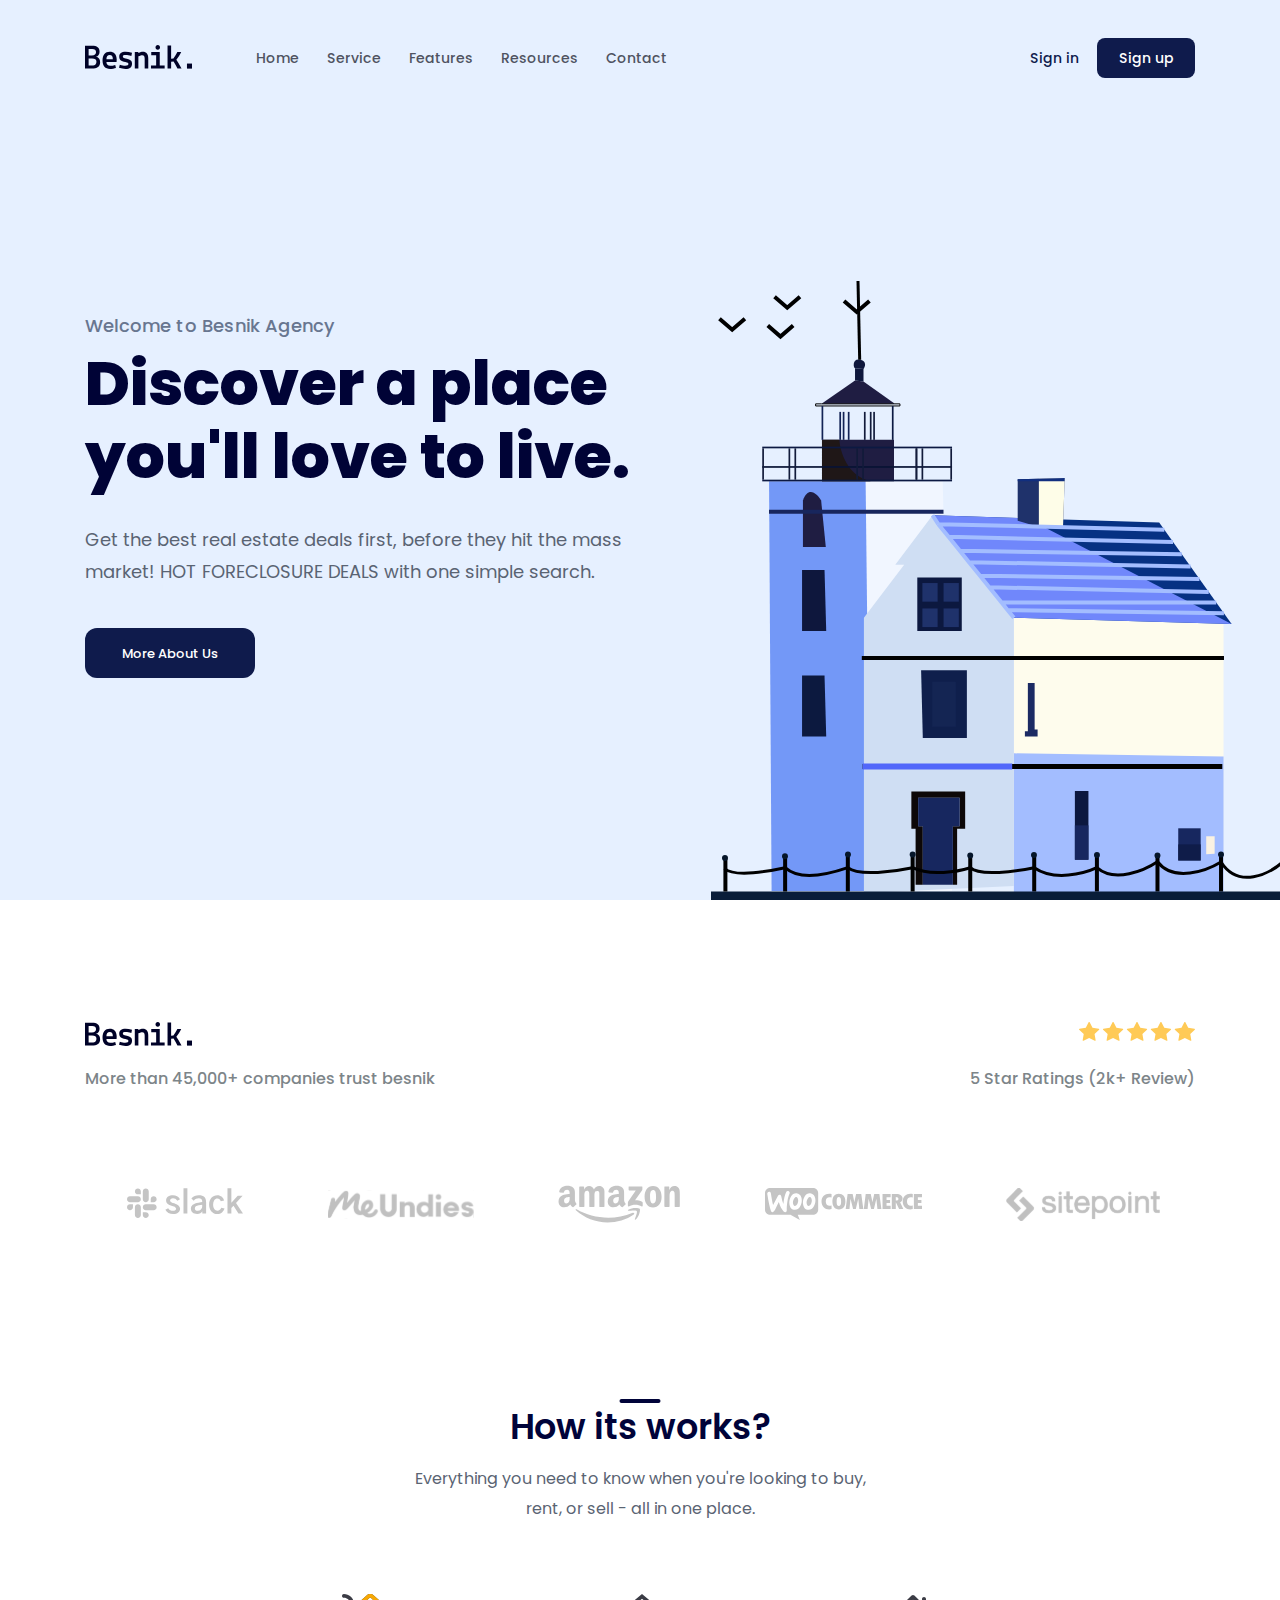
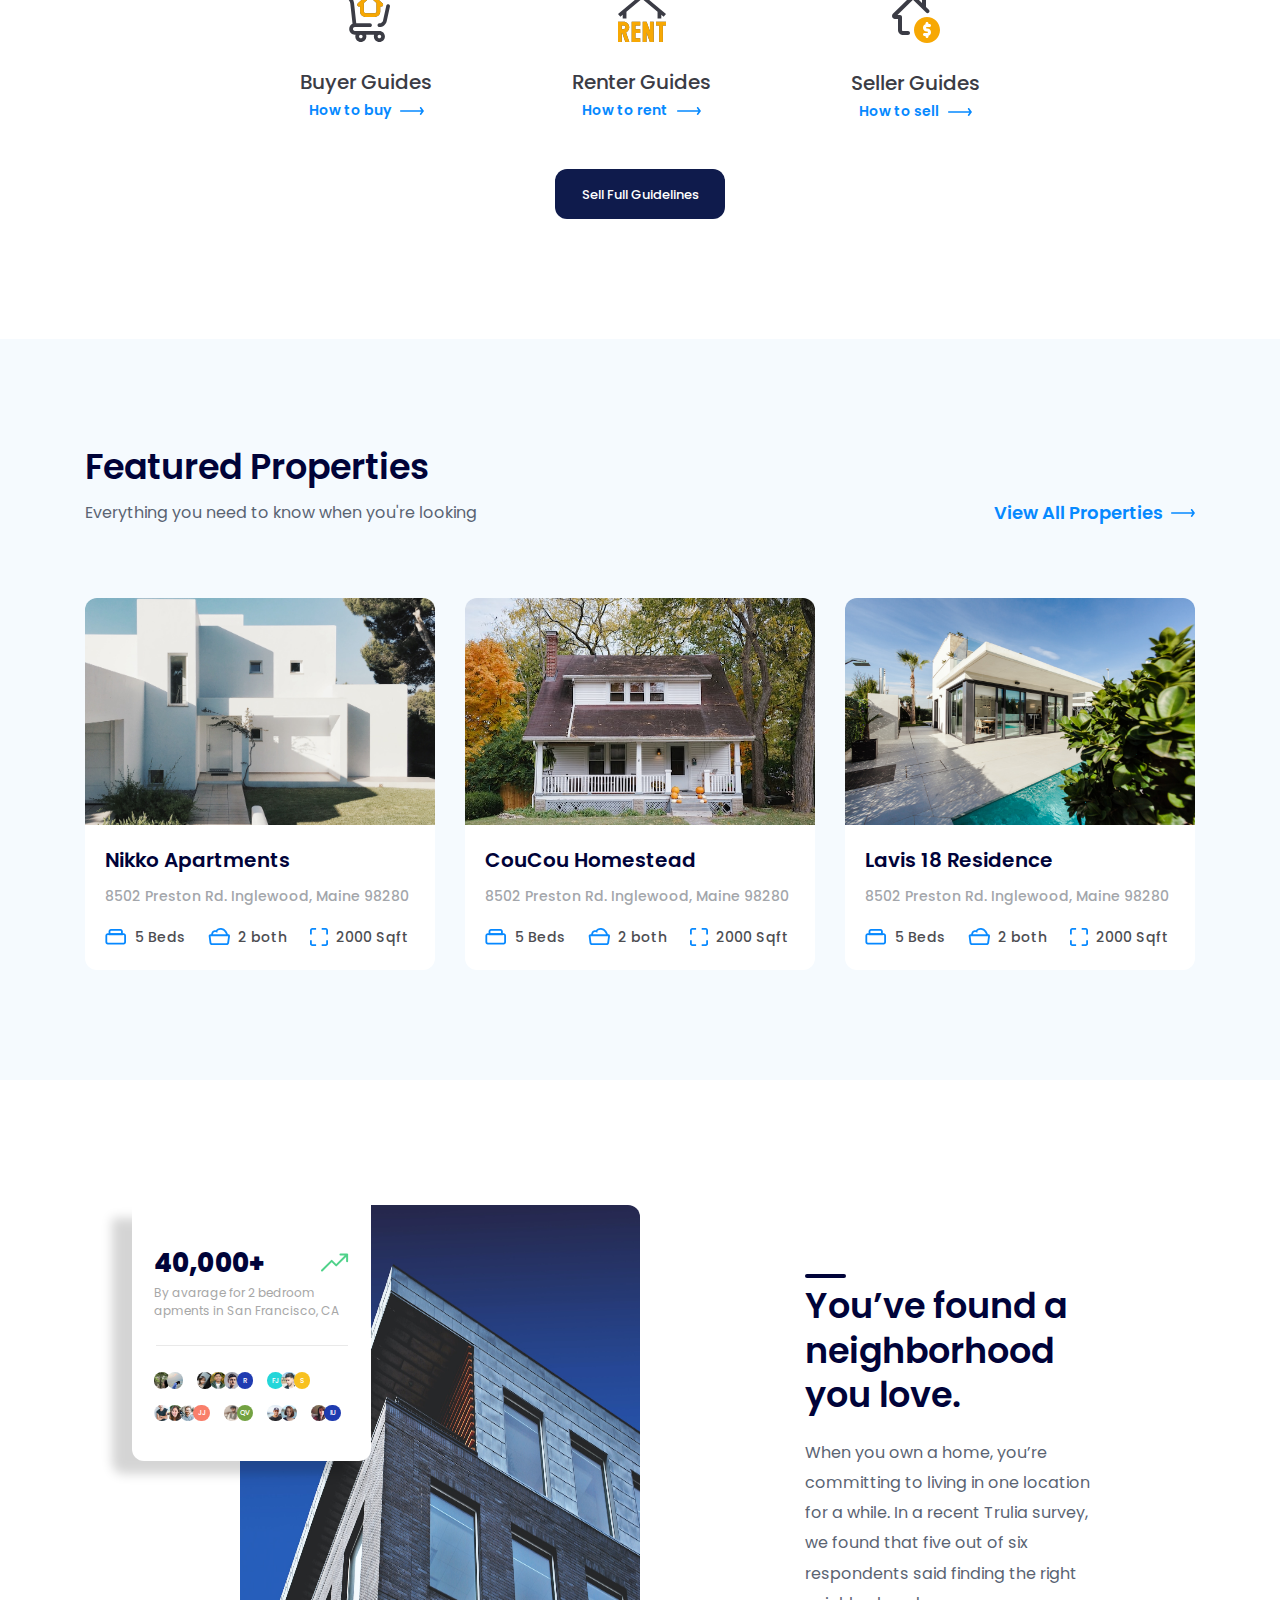
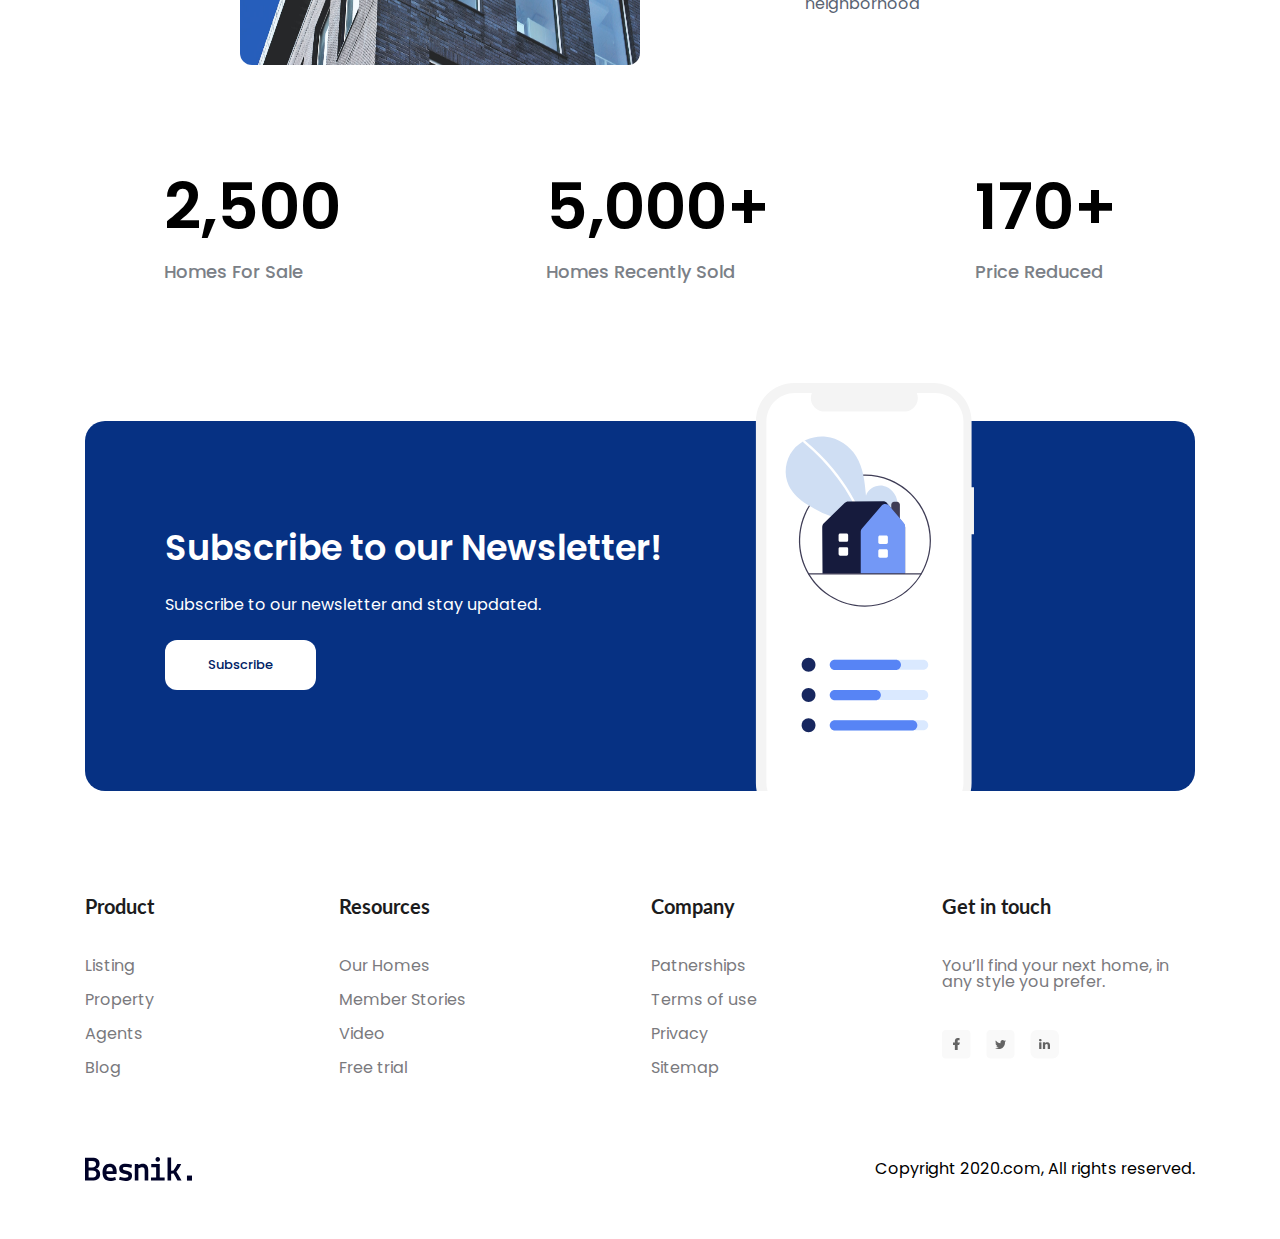
<file: index.html>
<!DOCTYPE html>
<html lang="en">
    <head>
        <meta charset="UTF-8" />
        <meta name="viewport" content="width=device-width, initial-scale=1.0" />
        <title>Project 01</title>
        <!-- favicon -->
        <link
            rel="apple-touch-icon"
            sizes="57x57"
            href="./assets/favicon/apple-icon-57x57.png"
        />
        <link
            rel="apple-touch-icon"
            sizes="60x60"
            href="./assets/favicon/apple-icon-60x60.png"
        />
        <link
            rel="apple-touch-icon"
            sizes="72x72"
            href="./assets/favicon/apple-icon-72x72.png"
        />
        <link
            rel="apple-touch-icon"
            sizes="76x76"
            href="./assets/favicon/apple-icon-76x76.png"
        />
        <link
            rel="apple-touch-icon"
            sizes="114x114"
            href="./assets/favicon/apple-icon-114x114.png"
        />
        <link
            rel="apple-touch-icon"
            sizes="120x120"
            href="./assets/favicon/apple-icon-120x120.png"
        />
        <link
            rel="apple-touch-icon"
            sizes="144x144"
            href="./assets/favicon/apple-icon-144x144.png"
        />
        <link
            rel="apple-touch-icon"
            sizes="152x152"
            href="./assets/favicon/apple-icon-152x152.png"
        />
        <link
            rel="apple-touch-icon"
            sizes="180x180"
            href="./assets/favicon/apple-icon-180x180.png"
        />
        <link
            rel="icon"
            type="image/png"
            sizes="192x192"
            href="./assets/favicon/android-icon-192x192.png"
        />
        <link
            rel="icon"
            type="image/png"
            sizes="32x32"
            href="./assets/favicon/favicon-32x32.png"
        />
        <link
            rel="icon"
            type="image/png"
            sizes="96x96"
            href="./assets/favicon/favicon-96x96.png"
        />
        <link
            rel="icon"
            type="image/png"
            sizes="16x16"
            href="./assets/favicon/favicon-16x16.png"
        />
        <link rel="manifest" href="./assets/favicon/manifest.json" />
        <meta name="msapplication-TileColor" content="#ffffff" />
        <meta
            name="msapplication-TileImage"
            content="./assets/favicon/ms-icon-144x144.png"
        />
        <meta name="theme-color" content="#ffffff" />
        <!-- Link CSS -->
        <link rel="stylesheet" href="./assets/css/reset.css" />
        <!-- embed font -->
        <link rel="preconnect" href="https://fonts.googleapis.com" />
        <link rel="preconnect" href="https://fonts.gstatic.com" crossorigin />
        <link
            href="https://fonts.googleapis.com/css2?family=Lato:wght@700&display=swap"
            rel="stylesheet"
        />
        <link rel="stylesheet" href="./assets/fonts/stylesheet.css" />
        <link rel="stylesheet" href="./assets/css/styles.css" />
    </head>
    <body>
        <!-- Header -->
        <header class="fixed-header">
            <div class="content">
                <!-- Navbar -->
                <nav class="navbar">
                    <!-- logo -->
                    <a href="#"
                        ><img src="./assets/img/Logo.svg" alt="Besnik."
                    /></a>
                    <!-- Navigation -->
                    <ul>
                        <li><a href="#home">Home</a></li>
                        <li><a href="#service">Service</a></li>
                        <li><a href="#features">Features</a></li>
                        <li><a href="#resources">Resources</a></li>
                        <li><a href="#contact">Contact</a></li>
                    </ul>
                    <!-- Action -->
                    <div class="actions">
                        <a href="#!" class="action-link">Sign in</a>
                        <a href="#!" class="btn action-btn">Sign up</a>
                    </div>
                </nav>
            </div>
        </header>
        <main id="home">
            <!-- hero-wrap -->
            <div class="hero-wrap">
                <div class="content">
                    <!-- info -->
                    <div class="info">
                        <p class="sub-title">Welcome to Besnik Agency</p>
                        <h1 class="title">
                            Discover a place you'll love to live.
                        </h1>
                        <p class="desc">
                            Get the best real estate deals first, before they
                            hit the mass market! HOT FORECLOSURE DEALS with one
                            simple search.
                        </p>
                        <a href="#!" class="btn hero-cta">More About Us</a>
                    </div>
                    <img
                        src="./assets/img/hero-img.svg"
                        alt="Discover a place you'll love to live."
                        class="hero-img"
                    />
                </div>
            </div>
            <!-- Clients -->
            <div class="clients">
                <div class="content">
                    <div class="row">
                        <!-- logo -->
                        <img src="./assets/img/Logo.svg" alt="Logo" />
                        <!-- Stars! -->
                        <div class="stars">
                            <img src="./assets/img/Star.svg" alt="Stars" />
                        </div>
                    </div>
                    <div class="row row-desc">
                        <p class="desc">
                            More than 45,000+ companies trust besnik
                        </p>
                        <p class="desc">5 Star Ratings (2k+ Review)</p>
                    </div>
                    <div class="images">
                        <a href="#!">
                            <img src="./assets/img/logo-2.svg" alt="logo-2" />
                        </a>
                        <a href="#!">
                            <img src="./assets/img/logo-1.svg" alt="logo-1" />
                        </a>
                        <a href="#!">
                            <img src="./assets/img/logo-3.svg" alt="logo-3" />
                        </a>
                        <a href="#!">
                            <img src="./assets/img/logo-4.svg" alt="logo-4" />
                        </a>
                        <a href="#!">
                            <img src="./assets/img/logo-5.svg" alt="logo-5" />
                        </a>
                    </div>
                </div>
            </div>
            <!-- Guides -->
            <div class="guides" id="service">
                <div class="content">
                    <h2 class="sub-title">How its works?</h2>
                    <p class="desc">
                        Everything you need to know when you're looking to buy,
                        rent, or sell - all in one place.
                    </p>
                    <!-- List guide -->
                    <ul class="list-guide">
                        <li class="guide-item">
                            <img
                                src="./assets/img/icon-buyer.svg"
                                alt="Buyer"
                                class="icon"
                            />
                            <h3 class="title">Buyer Guides</h3>
                            <a href="#!" class="link">
                                <span> How to buy </span>
                                <img
                                    src="./assets/img/arrow-right.svg"
                                    alt="arrow"
                                    class="arrow"
                            /></a>
                        </li>
                        <li class="guide-item">
                            <img
                                src="./assets/img/icon-renter.svg"
                                alt="Renter"
                                class="icon"
                            />
                            <h3 class="title">Renter Guides</h3>
                            <a href="#!" class="link">
                                <span> How to rent </span>
                                <img
                                    src="./assets/img/arrow-right.svg"
                                    alt="arrow"
                                    class="arrow"
                            /></a>
                        </li>
                        <li class="guide-item">
                            <img
                                src="./assets/img/icon-seller.svg"
                                alt="Seller"
                                class="icon"
                            />
                            <h3 class="title">Seller Guides</h3>
                            <a href="#!" class="link">
                                <span> How to sell </span>
                                <img
                                    src="./assets/img/arrow-right.svg"
                                    alt="arrow"
                                    class="arrow"
                            /></a>
                        </li>
                    </ul>
                    <!-- guide cta -->
                    <div class="guide-cta">
                        <a href="#!" class="btn">Sell Full Guidelines</a>
                    </div>
                </div>
            </div>
            <!-- Feature -->
            <div class="feature" id="features">
                <div class="content">
                    <header>
                        <h2 class="sub-title">Featured Properties</h2>
                        <div class="row">
                            <p class="desc">
                                Everything you need to know when you're looking
                            </p>
                            <a href="#!" class="link">
                                <span>View All Properties</span>
                                <img
                                    src="./assets/img/arrow-right.svg"
                                    alt="arrow-right"
                                    class="arrow"
                                />
                            </a>
                        </div>
                    </header>
                    <!-- feature list -->
                    <div class="list">
                        <!-- List item 1 -->
                        <div class="item">
                            <a href="#!">
                                <img
                                    src="./assets/img/feature-list1.jpg"
                                    alt="Nikko Apartments"
                                    class="thumb"
                                />
                            </a>
                            <div class="body">
                                <h3 class="title">
                                    <a href="#!" class="line-clamp"
                                        >Nikko Apartments</a
                                    >
                                </h3>
                                <p
                                    class="desc line-clamp"
                                    style="--line-clamp: 3"
                                >
                                    8502 Preston Rd. Inglewood, Maine 98280
                                </p>
                                <div class="info">
                                    <img
                                        src="./assets/img/icon-beds.svg"
                                        alt=""
                                        class="icon"
                                    />
                                    <span class="label">5 Beds</span>

                                    <img
                                        src="./assets/img/icon-both.svg"
                                        alt=""
                                        class="icon"
                                    />
                                    <span class="label">2 both</span>

                                    <img
                                        src="./assets/img/icon-sqft.svg"
                                        alt=""
                                        class="icon"
                                    />
                                    <span class="label">2000 Sqft</span>
                                </div>
                            </div>
                        </div>
                        <!-- List item 2 -->
                        <div class="item">
                            <a href="#!"
                                ><img
                                    src="./assets/img/feature-list2.jpg"
                                    alt="CouCou Homestead"
                                    class="thumb"
                            /></a>
                            <div class="body">
                                <h3 class="title">
                                    <a href="#!" class="line-clamp"
                                        >CouCou Homestead</a
                                    >
                                </h3>
                                <p
                                    class="desc line-clamp"
                                    style="--line-clamp: 3"
                                >
                                    8502 Preston Rd. Inglewood, Maine 98280
                                </p>
                                <div class="info">
                                    <img
                                        src="./assets/img/icon-beds.svg"
                                        alt=""
                                        class="icon"
                                    />
                                    <span class="label">5 Beds</span>

                                    <img
                                        src="./assets/img/icon-both.svg"
                                        alt=""
                                        class="icon"
                                    />
                                    <span class="label">2 both</span>

                                    <img
                                        src="./assets/img/icon-sqft.svg"
                                        alt=""
                                        class="icon"
                                    />
                                    <span class="label">2000 Sqft</span>
                                </div>
                            </div>
                        </div>
                        <!-- List item 3 -->
                        <div class="item">
                            <a href="#!"
                                ><img
                                    src="./assets/img/feature-list3.jpg"
                                    alt="Lavis 18 Residence"
                                    class="thumb"
                            /></a>
                            <div class="body">
                                <h3 class="title">
                                    <a href="#!" class="line-clamp"
                                        >Lavis 18 Residence</a
                                    >
                                </h3>
                                <p
                                    class="desc line-clamp"
                                    style="--line-clamp: 3"
                                >
                                    8502 Preston Rd. Inglewood, Maine 98280
                                </p>
                                <div class="info">
                                    <img
                                        src="./assets/img/icon-beds.svg"
                                        alt=""
                                        class="icon"
                                    />
                                    <span class="label">5 Beds</span>

                                    <img
                                        src="./assets/img/icon-both.svg"
                                        alt=""
                                        class="icon"
                                    />
                                    <span class="label">2 both</span>

                                    <img
                                        src="./assets/img/icon-sqft.svg"
                                        alt=""
                                        class="icon"
                                    />
                                    <span class="label">2000 Sqft</span>
                                </div>
                            </div>
                        </div>
                    </div>
                </div>
            </div>
            <!-- Stats -->
            <div class="stats" id="resources">
                <div class="content">
                    <div class="row">
                        <div class="img-block">
                            <img
                                src="./assets/img/img-stats.jpg"
                                alt=""
                                class="images"
                            />
                            <!-- Trend -->
                            <div class="stats-trend">
                                <div class="row">
                                    <strong class="value">40,000+</strong>
                                    <img
                                        src="./assets/img/arrow-trend-up.svg"
                                        alt=""
                                        class="icon"
                                    />
                                </div>
                                <p class="desc">
                                    By avarage for 2 bedroom apments in San
                                    Francisco, CA
                                </p>
                                <div class="separate"></div>
                                <!-- avatar -->
                                <div class="avatar-block">
                                    <!-- block 1 -->
                                    <div class="avatar-group">
                                        <img
                                            src="./assets/img/avatar-1.jpg"
                                            alt="avatar"
                                            class="avatar"
                                        />
                                        <img
                                            src="./assets/img/avatar-2.jpg"
                                            alt="avatar"
                                            class="avatar"
                                        />
                                    </div>
                                    <!-- block 2 -->
                                    <div class="avatar-group">
                                        <img
                                            src="./assets/img/avatar-3.jpg"
                                            alt="avatar"
                                            class="avatar"
                                        />
                                        <img
                                            src="./assets/img/avatar-4.jpg"
                                            alt="avatar"
                                            class="avatar"
                                        />
                                        <img
                                            src="./assets/img/avatar-5.jpg"
                                            alt="avatar"
                                            class="avatar"
                                        />
                                        <div class="avatar avatar-no-img">
                                            <span>R</span>
                                        </div>
                                    </div>
                                    <!-- block 3 -->
                                    <div class="avatar-group">
                                        <div
                                            class="avatar avatar-no-img"
                                            style="--color-no-img: #24d6d9"
                                        >
                                            <span>FJ</span>
                                        </div>
                                        <img
                                            src="./assets/img/avatar-6.jpg"
                                            alt="avatar"
                                            class="avatar"
                                        />
                                        <div
                                            class="avatar avatar-no-img"
                                            style="--color-no-img: #f8c120"
                                        >
                                            <span>S</span>
                                        </div>
                                    </div>
                                    <!-- block 4 -->
                                    <div class="avatar-group">
                                        <img
                                            src="./assets/img/avatar-7.jpg"
                                            alt="avatar"
                                            class="avatar"
                                        />
                                        <img
                                            src="./assets/img/avatar-8.jpg"
                                            alt="avatar"
                                            class="avatar"
                                        />
                                        <img
                                            src="./assets/img/avatar-9.jpg"
                                            alt="avatar"
                                            class="avatar"
                                        />
                                        <div
                                            class="avatar avatar-no-img"
                                            style="--color-no-img: #f97f6b"
                                        >
                                            <span>JJ</span>
                                        </div>
                                    </div>
                                    <!-- block 5 -->
                                    <div class="avatar-group">
                                        <img
                                            src="./assets/img/avatar-10.jpg"
                                            alt="avatar"
                                            class="avatar"
                                        />
                                        <div
                                            class="avatar avatar-no-img"
                                            style="--color-no-img: #73a242"
                                        >
                                            <span>QV</span>
                                        </div>
                                    </div>
                                    <!-- block 6 -->
                                    <div class="avatar-group">
                                        <img
                                            src="./assets/img/avatar-11.jpg"
                                            alt="avatar"
                                            class="avatar"
                                        />
                                        <img
                                            src="./assets/img/avatar-12.jpg"
                                            alt="avatar"
                                            class="avatar"
                                        />
                                    </div>
                                    <!-- block 7 -->
                                    <div class="avatar-group">
                                        <img
                                            src="./assets/img/avatar-13.jpg"
                                            alt="avatar"
                                            class="avatar"
                                        />
                                        <div
                                            class="avatar avatar-no-img"
                                            style="--color-no-img: #1f3bb0"
                                        >
                                            <span>IU</span>
                                        </div>
                                    </div>
                                </div>
                            </div>
                        </div>

                        <div class="info">
                            <h2 class="sub-title">
                                You’ve found a neighborhood you love.
                            </h2>
                            <p class="desc">
                                When you own a home, you’re committing to living
                                in one location for a while. In a recent Trulia
                                survey, we found that five out of six
                                respondents said finding the right neighborhood
                            </p>
                        </div>
                    </div>
                    <div class="row row-qty">
                        <!-- quantity 1 -->
                        <div class="qty-item">
                            <strong class="qty">2,500</strong>
                            <p class="qty-desc">Homes For Sale</p>
                        </div>
                        <!-- quantity 2 -->
                        <div class="qty-item">
                            <strong class="qty">5,000+</strong>
                            <p class="qty-desc">Homes Recently Sold</p>
                        </div>
                        <!-- quantity 3 -->
                        <div class="qty-item">
                            <strong class="qty">170+</strong>
                            <p class="qty-desc">Price Reduced</p>
                        </div>
                    </div>
                </div>
            </div>
            <!-- Subscription -->
            <div class="subscription" id="contact">
                <div class="content">
                    <div class="body">
                        <div class="info">
                            <h2 class="sub-title line-clamp">
                                Subscribe to our Newsletter!
                            </h2>
                            <p class="desc line-clamp" style="--line-clamp: 3">
                                Subscribe to our newsletter and stay updated.
                            </p>
                            <a href="#!" class="btn">Subscribe</a>
                        </div>
                        <img
                            src="./assets/img/subscription-img.svg"
                            alt="Subscribe to our Newsletter!"
                            class="image"
                        />
                    </div>
                </div>
            </div>
        </main>
        <!-- Footer -->
        <footer class="footer">
            <div class="content">
                <div class="row row-top">
                    <div class="column">
                        <h3 class="heading">Product</h3>
                        <ul class="list">
                            <li class="item">
                                <a href="#!">Listing</a>
                            </li>
                            <li class="item">
                                <a href="#!">Property</a>
                            </li>
                            <li class="item">
                                <a href="#!">Agents</a>
                            </li>
                            <li class="item">
                                <a href="#!">Blog</a>
                            </li>
                        </ul>
                    </div>
                    <div class="column">
                        <h3 class="heading">Resources</h3>
                        <ul class="list">
                            <li class="item">
                                <a href="#!">Our Homes</a>
                            </li>
                            <li class="item">
                                <a href="#!">Member Stories</a>
                            </li>
                            <li class="item">
                                <a href="#!">Video</a>
                            </li>
                            <li class="item">
                                <a href="#!">Free trial</a>
                            </li>
                        </ul>
                    </div>
                    <div class="column">
                        <h3 class="heading">Company</h3>
                        <ul class="list">
                            <li class="item">
                                <a href="#!">Patnerships</a>
                            </li>
                            <li class="item">
                                <a href="#!">Terms of use</a>
                            </li>
                            <li class="item">
                                <a href="#!">Privacy</a>
                            </li>
                            <li class="item">
                                <a href="#!">Sitemap</a>
                            </li>
                        </ul>
                    </div>
                    <div class="column">
                        <h3 class="heading">Get in touch</h3>
                        <p class="desc">
                            You’ll find your next home, in any style you prefer.
                        </p>

                        <div class="social">
                            <a href="#!" class="social-link">
                                <img
                                    src="./assets/img/social-icon.svg"
                                    alt=""
                                />
                            </a>
                        </div>
                    </div>
                </div>
                <div class="row row-bottom">
                    <img
                        src="./assets/img/Logo.svg"
                        alt="Besnik."
                        class="logo"
                    />
                    <p class="copyright">
                        Copyright 2020.com, All rights reserved.
                    </p>
                </div>
            </div>
        </footer>
    </body>
</html>
</file>
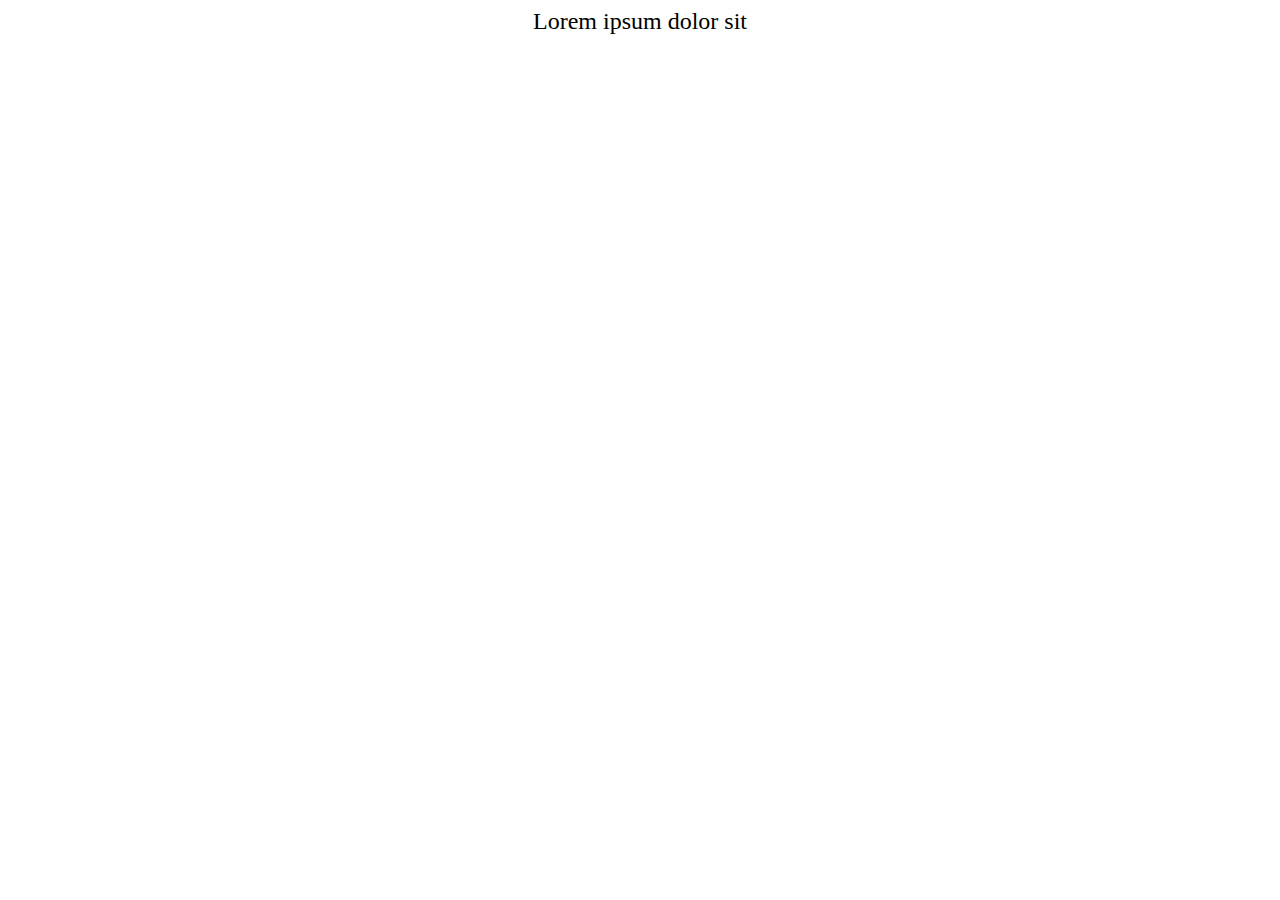
<file: test/test2.html>
<!DOCTYPE html>
<html lang="en">
    <head>
        <meta charset="UTF-8" />
        <meta name="viewport" content="width=device-width, initial-scale=1.0" />
        <title>Test margin auto</title>
        <style>
            p {
                /* width: 400px; */
                text-align: center;
                font-size: 24px;
                margin: 0px auto;
            }
        </style>
    </head>
    <body>
        <p>
            Lorem ipsum dolor sit 
        </p>
    </body>
</html>
</file>
<file: assets/fonts/stylesheet.css>
/* ========================= Font Poppins =============================== */
@font-face {
    font-family: 'Poppins';
    src: url('Poppins/Poppins-Black.woff2') format('woff2'),
        url('Poppins/Poppins-Black.woff') format('woff');
    font-weight: 900;
    font-style: normal;
    font-display: swap;
}

@font-face {
    font-family: 'Poppins';
    src: url('Poppins/Poppins-Bold.woff2') format('woff2'),
        url('Poppins/Poppins-Bold.woff') format('woff');
    font-weight: bold;
    font-style: normal;
    font-display: swap;
}

@font-face {
    font-family: 'Poppins';
    src: url('Poppins/Poppins-BoldItalic.woff2') format('woff2'),
        url('Poppins/Poppins-BoldItalic.woff') format('woff');
    font-weight: bold;
    font-style: italic;
    font-display: swap;
}

@font-face {
    font-family: 'Poppins';
    src: url('Poppins/Poppins-ExtraBoldItalic.woff2') format('woff2'),
        url('Poppins/Poppins-ExtraBoldItalic.woff') format('woff');
    font-weight: bold;
    font-style: italic;
    font-display: swap;
}

@font-face {
    font-family: 'Poppins';
    src: url('Poppins/Poppins-ExtraBold.woff2') format('woff2'),
        url('Poppins/Poppins-ExtraBold.woff') format('woff');
    font-weight: bold;
    font-style: normal;
    font-display: swap;
}

@font-face {
    font-family: 'Poppins';
    src: url('Poppins/Poppins-ExtraLight.woff2') format('woff2'),
        url('Poppins/Poppins-ExtraLight.woff') format('woff');
    font-weight: 200;
    font-style: normal;
    font-display: swap;
}

@font-face {
    font-family: 'Poppins';
    src: url('Poppins/Poppins-BlackItalic.woff2') format('woff2'),
        url('Poppins/Poppins-BlackItalic.woff') format('woff');
    font-weight: 900;
    font-style: italic;
    font-display: swap;
}

@font-face {
    font-family: 'Poppins';
    src: url('Poppins/Poppins-Light.woff2') format('woff2'),
        url('Poppins/Poppins-Light.woff') format('woff');
    font-weight: 300;
    font-style: normal;
    font-display: swap;
}

@font-face {
    font-family: 'Poppins';
    src: url('Poppins/Poppins-LightItalic.woff2') format('woff2'),
        url('Poppins/Poppins-LightItalic.woff') format('woff');
    font-weight: 300;
    font-style: italic;
    font-display: swap;
}

@font-face {
    font-family: 'Poppins';
    src: url('Poppins/Poppins-ExtraLightItalic.woff2') format('woff2'),
        url('Poppins/Poppins-ExtraLightItalic.woff') format('woff');
    font-weight: 200;
    font-style: italic;
    font-display: swap;
}

@font-face {
    font-family: 'Poppins';
    src: url('Poppins/Poppins-Italic.woff2') format('woff2'),
        url('Poppins/Poppins-Italic.woff') format('woff');
    font-weight: normal;
    font-style: italic;
    font-display: swap;
}

@font-face {
    font-family: 'Poppins';
    src: url('Poppins/Poppins-MediumItalic.woff2') format('woff2'),
        url('Poppins/Poppins-MediumItalic.woff') format('woff');
    font-weight: 500;
    font-style: italic;
    font-display: swap;
}

@font-face {
    font-family: 'Poppins';
    src: url('Poppins/Poppins-Medium.woff2') format('woff2'),
        url('Poppins/Poppins-Medium.woff') format('woff');
    font-weight: 500;
    font-style: normal;
    font-display: swap;
}

@font-face {
    font-family: 'Poppins';
    src: url('Poppins/Poppins-SemiBoldItalic.woff2') format('woff2'),
        url('Poppins/Poppins-SemiBoldItalic.woff') format('woff');
    font-weight: 600;
    font-style: italic;
    font-display: swap;
}

@font-face {
    font-family: 'Poppins';
    src: url('Poppins/Poppins-Regular.woff2') format('woff2'),
        url('Poppins/Poppins-Regular.woff') format('woff');
    font-weight: normal;
    font-style: normal;
    font-display: swap;
}

@font-face {
    font-family: 'Poppins';
    src: url('Poppins/Poppins-Thin.woff2') format('woff2'),
        url('Poppins/Poppins-Thin.woff') format('woff');
    font-weight: 100;
    font-style: normal;
    font-display: swap;
}

@font-face {
    font-family: 'Poppins';
    src: url('Poppins/Poppins-ThinItalic.woff2') format('woff2'),
        url('Poppins/Poppins-ThinItalic.woff') format('woff');
    font-weight: 100;
    font-style: italic;
    font-display: swap;
}

@font-face {
    font-family: 'Poppins';
    src: url('Poppins/Poppins-SemiBold.woff2') format('woff2'),
        url('Poppins/Poppins-SemiBold.woff') format('woff');
    font-weight: 600;
    font-style: normal;
    font-display: swap;
}
</file>
<file: assets/css/styles.css>
* {
    box-sizing: border-box;
}

:root {
    /* variable */
    --primary-color: #0f1b4c;
}

html {
    font-size: 62.5%;
}

body {
    font-size: 1.6rem;
    font-family: "Poppins", sans-serif;
}

html, body {
    scroll-behavior: smooth;
}
/* Common (Phần dùng chung) */
.line-clamp {
    display: -webkit-box;
    -webkit-line-clamp: var(--line-clamp, 2);
    -webkit-box-orient: vertical;
    overflow: hidden;
}

a {
    text-decoration: none;
}

.content {
    width: 1110px;
    max-width: calc(100% - 48px);
    margin-left: auto;
    margin-right: auto;
}

.btn {
    display: inline-block;
    min-width: 98px;
    padding: 18.5px 16px;
    background-color: var(--primary-color);
    border-radius: 12px;
    font-weight: 500;
    font-size: 1.3rem;
    text-align: center;
    color: #fff;
}

.btn:hover {
    opacity: 0.9;
}
/* Header */
.fixed-header {
    background-color: #e6f0ff;
    padding-top: 26px;
    position: sticky;
    top: -26px;
    z-index: 1;
}


.hero-wrap {
    display: flex;
    flex-direction: column;
    justify-content: center;
    position: relative;
    height: calc(100vh - 90px);
    background-color: #e6f0ff;
}

/* Navbar */
.navbar {
    display: flex;
    align-items: center;
    padding: 12px 0;
}

.navbar ul {
    display: flex;
    margin-left: 50px;
}

.navbar ul a {
    padding: 8px 14px;
    color: #4f5361;
    font-size: 1.4rem;
    font-weight: 500;
}

.navbar ul a:hover {
    text-decoration: underline;
}

.navbar .actions {
    /* I add  */
    display: flex;
    align-items: center;
    /* I add */
    margin-left: auto;
}

.navbar .action-link {
    color: var(--primary-color);
    font-size: 1.4rem;
    font-weight: 500;
}

.navbar .action-btn {
    padding: 13px 16px;
    margin-left: 18px;
    font-size: 1.4rem;
    border-radius: 8px;
}

/* ==========Hero=============== */


.hero-wrap .info {
    width: 51%;
}

.hero-wrap .sub-title {
    color: #687690;
    font-size: 1.8rem;
    font-weight: 500;
    letter-spacing: 0.01em;
    line-height: 1.5;
}

.hero-wrap .title {
    margin-top: 8px;
    color: #000336;
    font-size: 6.2rem;
    font-weight: 700;
    line-height: 1.19;
}

.hero-wrap .desc {
    margin-top: 30px;
    color: #5a6473;
    font-size: 1.8rem;
    font-weight: 400;
    line-height: 1.78;
}

.hero-cta {
    margin-top: 40px;
    min-width: 170px;
}
/* Hero-img */
.hero-img {
    position: absolute;
    right: calc((100vw - 1110px) / 2 - 100px);
    bottom: 0;
}

/* =========== Clients ============= */

.clients {
    margin-top: 79px;
    padding: 43px 0 41px;
}

.clients .row {
    display: flex;
    justify-content: space-between;
}

.clients .row-desc {
    margin-top: 23px;
}

.clients .desc {
    color: #7d8589;
    font-size: 1.6rem;
    font-weight: 500;
    line-height: 1.25;
}

.clients .images {
    display: flex;
    justify-content: space-between;
    margin-top: 70px;
}

.clients .images a {
    display: flex;
    align-items: center;
    padding: 0 42px;
    background: #ffffff;
    border-radius: 12px;
    height: 90px;
}

.clients .images a:hover {
    box-shadow: 0px 10px 20px rgba(0, 0, 0, 0.1);
}

/* =========== Guides ============= */
.guides {
    margin-top: 40px;
    padding: 79px 0;
}

.guides .sub-title {
    position: relative;
    color: #000339;
    text-align: center;
    font-size: 3.5rem;
    font-weight: 600;
    line-height: 1;
}

.guides .sub-title::before {
    position: absolute;
    top: -10px;
    left: 50%;
    transform: translateX(-50%);
    content: "";
    display: inline-block;
    width: 41px;
    height: 4px;
    border-radius: 12px;
    background: #000339;
}

.guides .desc {
    width: 459px;
    max-width: 100%;
    margin: 20px auto 0;
    color: #5a6473;
    text-align: center;
    font-size: 1.6rem;
    font-weight: 400;
    line-height: 30px;
}

.list-guide {
    margin-top: 70px;
    display: flex;
    justify-content: center;
}

.guide-item {
    margin: 0 70px;
    text-align: center;
}

.guide-item .title {
    margin-top: 26px;
    color: #3b3c45;
    font-size: 2rem;
    font-weight: 500;
    line-height: 1.1;
}

.guide-item .link {
    display: inline-block;
    /* display: flex;
    justify-content: center; */
    margin-top: 10px;
    color: #0689ff;
    font-size: 1.4rem;
    font-weight: 600;
}

.guide-item .arrow {
    margin-left: 6px;
}

.guide-cta {
    display: flex;
    justify-content: center;
    margin-top: 50px;
}

.guide-cta .btn {
    min-width: 170px;
    color: #fff;
    font-weight: 500;
}

/* =========== Featured ============= */

.feature {
    margin-top: 41px;
    padding: 110px 0;
    background: #f5fafe;
}

.feature .sub-title {
    color: #000339;
    font-size: 3.5rem;
    font-weight: 600;
    line-height: 1;
}

.feature .row {
    margin-top: 15px;
    display: flex;
    justify-content: space-between;
}

.feature .desc {
    color: #5a6473;
    font-size: 1.6rem;
    font-weight: 400;
    line-height: 1.8;
}

.feature .link {
    display: flex;
    align-items: center;
    color: #0689ff;
    font-size: 1.8rem;
    font-weight: 600;
}

.feature .link .arrow {
    margin-left: 8px;
}

/* Feature list */
.feature .list {
    margin-top: 70px;
    display: flex;
    gap: 30px;
}

.feature .item {
    background: #fff;
    border-radius: 12px;
    flex: 1;
}

.feature .item .thumb {
    width: 100%;
    height: 227px;
    border-top-left-radius: 12px;
    border-top-right-radius: 12px;
    object-fit: cover;
}

.feature .item .body {
    padding: 17px 20px 24px;
}

.feature .item .title a {
    color: #000339;
    font-size: 2rem;
    font-weight: 600;
    line-height: 1.5;
}

.feature .item .desc {
    margin-top: 11px;
    color: #a3a6ab;
    font-size: 1.4rem;
    font-weight: 500;
    line-height: 1.5;
    word-break: break-all;
}

.feature .item .info {
    display: flex;
    align-items: center;
    margin-top: 21px;
}

.feature .item .icon:not(:first-child) {
    margin-left: 23px;
}

.feature .item .label {
    margin-left: 8px;
    color: #4d4d52;
    font-size: 1.4rem;
    font-weight: 500;
    line-height: 1;
    letter-spacing: 0.01em;
}

/* =========== Stats ============= */
.stats {
    margin-top: 75px;
    padding: 50px 0;
}

.stats .content {
    width: 1017px;
}

.stats .row {
    display: flex;
}

.stats .img-block,
.stats .info {
    width: 50%;
}

.stats .info {
    padding: 79px 0 0 165px;
}

.stats .img-block {
    position: relative;
}

.stats .img-block .images {
    display: block;
    margin-left: auto;
    width: 400px;
    height: 460px;
    border-radius: 12px;
}

.img-block .stats-trend {
    width: 239px;
    padding: 45px 22px 40px;
    position: absolute;
    left: 0;
    top: 0;
    border-radius: 0px 0px 12px 12px;
    background: #fff;
    /* box-shadow: 90px 85px 100px 0px rgba(0, 0, 0, 0.06); */
    box-shadow: -20px 13px 11px 0px rgba(0, 0, 0, 0.17);
    -webkit-box-shadow: -20px 13px 11px 0px rgba(0, 0, 0, 0.17);
    -moz-box-shadow: -20px 13px 11px 0px rgba(0, 0, 0, 0.17);
}

.stats-trend .value {
    color: #000339;
    font-size: 2.6rem;
    font-weight: 700;
    letter-spacing: 0.01em;
}

.stats-trend .icon {
    margin-left: auto;
}

.stats-trend .desc {
    margin-top: 8px;
    color: #a7a7a7;
    font-size: 1.2rem;
    font-weight: 400;
    line-height: 1.5;
}

.stats-trend .separate {
    /* margin-top: 25.5px; */
    margin: 25.5px 1px 0px 2px;
    height: 1.2px;
    background: #e9e9e9;
}

.stats-trend .avatar-block {
    display: flex;
    flex-wrap: wrap;
    gap: 16px 14px;
    margin-top: 26px;
}

.stats-trend .avatar-group {
    display: flex;
}

.avatar-group .avatar {
    object-fit: cover;
    width: 16.337px;
    height: 16.337px;
    border-radius: 50%;
}

.avatar-group .avatar:not(:first-child) {
    margin-left: -3px;
}

.avatar-group .avatar-no-img {
    display: flex;
    align-items: center;
    justify-content: center;
    color: #fff;
    background-color: var(--color-no-img, #1f3bb1);
    font-size: 0.7rem;
    font-weight: 450;
    letter-spacing: -0.02em;
}

.stats .sub-title {
    position: relative;
    width: 269px;
    color: #000339;
    font-size: 3.5rem;
    font-weight: 600;
    line-height: 1.28;
}

.stats .sub-title::before {
    position: absolute;
    left: 0;
    top: -10px;
    content: "";
    display: block;
    width: 41px;
    height: 4px;
    border-radius: 12px;
    background: #000339;
}

.stats .info .desc {
    width: 309px;
    margin-top: 20px;
    color: #5a6473;
    font-size: 1.6rem;
    font-weight: 400;
    line-height: 1.88;
}

.stats .row-qty {
    padding: 0 32px;
    justify-content: space-between;
    margin-top: 110px;
}

.row-qty .qty {
    color: #000;
    font-size: 6.4rem;
    font-weight: 600;
}

.row-qty .qty-desc {
    margin-top: 24px;
    color: #7b8087;
    font-size: 1.8rem;
    font-weight: 500;
}

/* ============= Subscription ============= */

.subscription {
    margin-top: 90px;
}

.subscription .body {
    position: relative;
    display: flex;
    align-items: center;
    height: 370px;
    border-radius: 20px;
    background: #063183;
}

.subscription .info {
    width: 670px;
    padding: 0 80px;
}

.subscription .sub-title {
    color: #fff;
    font-size: 3.5rem;
    font-weight: 600;
    line-height: 1.5;
}

.subscription .desc {
    margin-top: 15px;
    color: #fff;
    font-size: 1.6rem;
    font-weight: 400;
    line-height: 1.875;
}

.subscription .btn {
    min-width: 151px;
    margin-top: 20px;
    background: #fff;
    color: #002366;
    font-size: 1.3rem;
    font-weight: 500;
}

.subscription .image {
    position: absolute;
    right: 221px;
    bottom: 0;
}

/* ============= Footer ============= */
.footer {
    margin-top: 55px;
    padding: 50px 0 58px;
}

.footer .row {
    display: flex;
}

.footer .row-top {
    /* gap: 185px; */
    column-gap: 185px;
}

.footer .heading {
    color: #1c1c1d;
    font-family: Lato, sans-serif;
    font-size: 2rem;
    font-weight: 700;
}

.footer .list,
.footer .desc {
    margin-top: 42px;
}

.footer .item {
    margin-top: 18px;
}

.footer .item a,
.footer .desc {
    color: #7a7a7e;
    font-size: 1.6rem;
    font-weight: 400;
    white-space: nowrap;
}

.footer .desc {
    white-space: normal;
}

.footer .social {
    margin-top: 40px;
}
.footer .row-bottom {
    margin-top: 81px;
    display: flex;
    align-items: center;
    justify-content: space-between;
}
</file>
